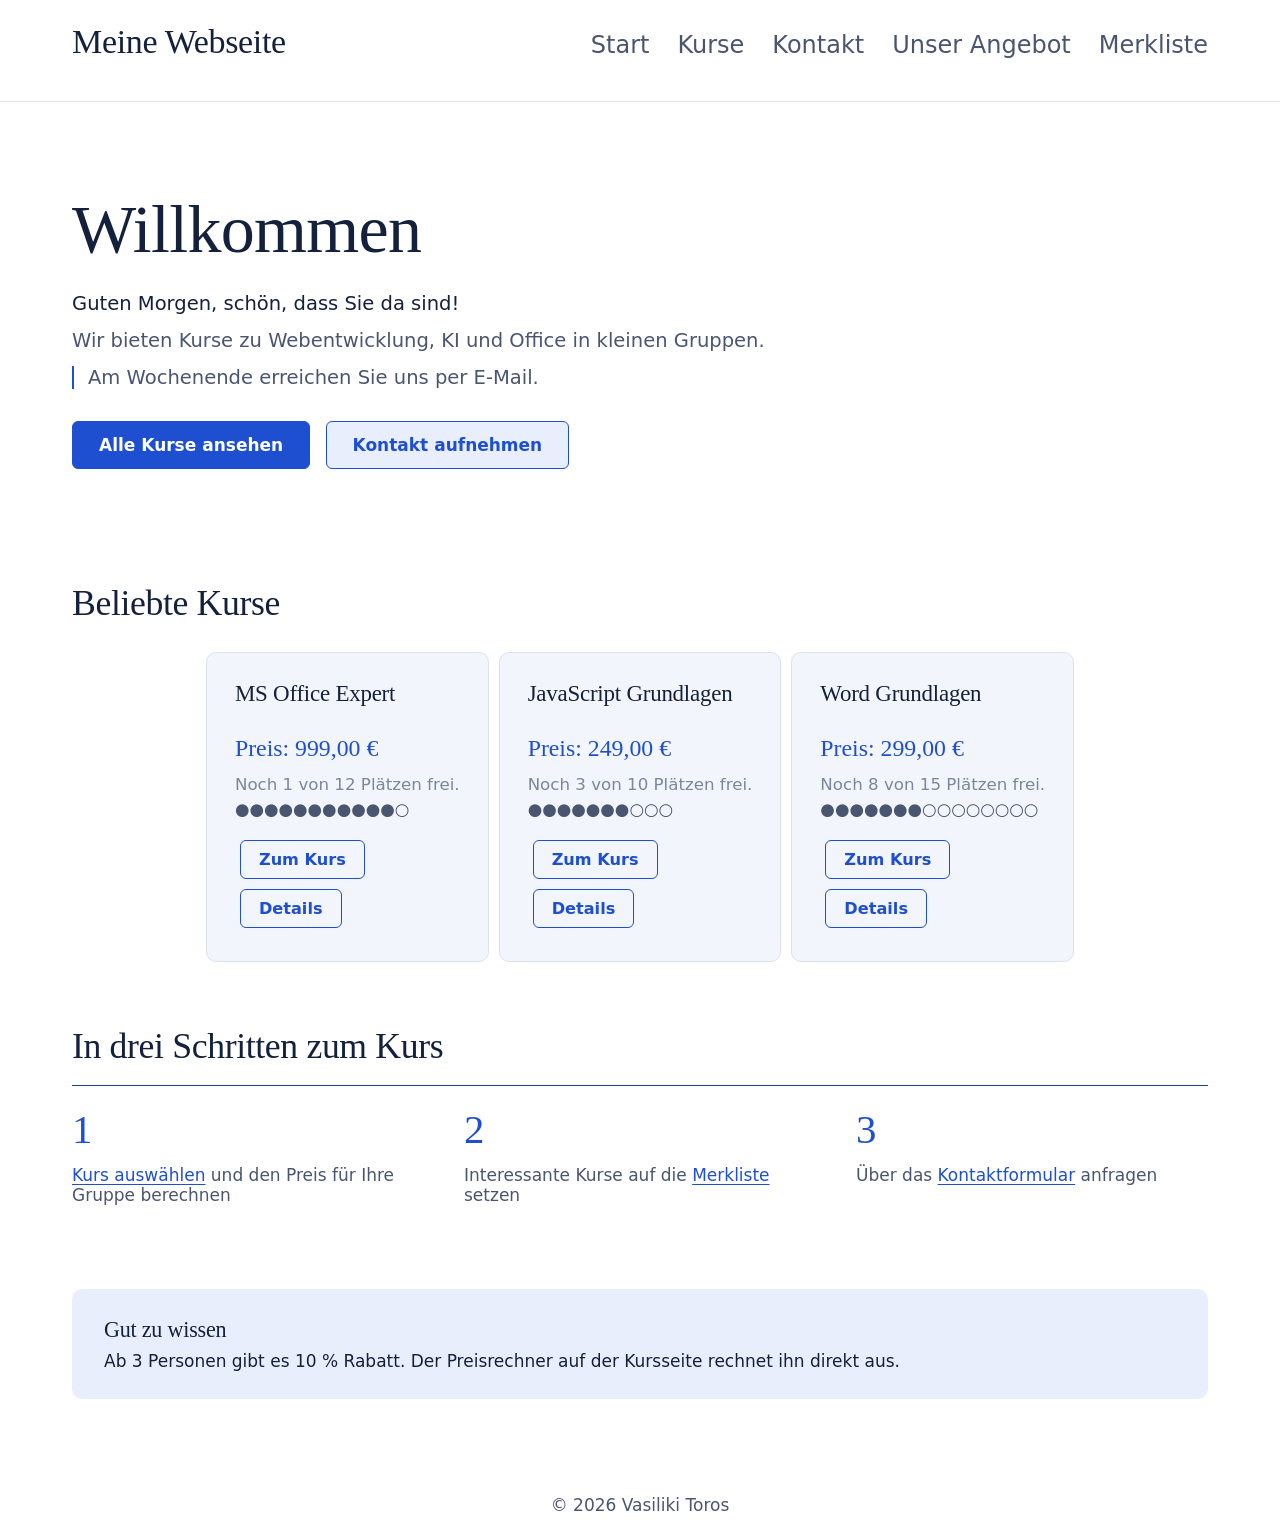
<file: index.html>
<!--Dokumenttyp: HTML5-->
<!DOCTYPE html>
<!--Beginn der Seite, Sprache Deutsch-->
<html lang="de">
<!--Kopfbereich: Angaben über die Seite, die nicht im Fenster erscheinen-->
<head>
    <!--Zeichensatz UTF-8 für Umlaute und Sonderzeichen-->
    <meta charset="UTF-8">
    <!--Darstellung auf dem Smartphone in voller Breite des Geräts-->
    <meta name="viewport" content="width=device-width, initial-scale=1.0">
    <!--Titel der Seite: Text im Browser-Tab-->
    <title>Meine Webseite</title>
    <!--Beschreibung der Seite für Suchmaschinen und KI-Ergebnisse-->
    <meta name="description" content="Beschreibung meiner Webseite">
    <!--Dieselbe CSS-Datei für alle Seiten-->
    <link rel="stylesheet" href="css/style.css">

    <!--JavaScript-Dateien. defer: Die Datei wird erst ausgeführt, wenn die ganze Seite geladen ist.-->
    <!--Reihenfolge wichtig: zuerst die Daten, dann die Hilfsfunktionen, zuletzt start.js, das beides benutzt.-->
    <!--Array kurse mit allen Kursdaten-->
    <script src="js/daten.js" defer></script>
    <!--formatierePreis() für die Preise-->
    <script src="js/hilfsfunktionen.js" defer></script>
    <!--Gruß, Tipp und Angebot der Startseite-->
    <script src="js/start.js" defer></script>
    <script src="js/kursdetails.js" defer></script>
    
<!--Ende des Kopfbereichs-->
</head>

<!--Sichtbarer Bereich-->
<body>
    <!--Sichtbarer Kopfbereich mit Name und Navigation. Auf allen Seiten gleich.-->
    <header>
        <!--Innerer Bereich: hält Name und Navigation in der Seitenbreite zusammen (CSS #inner_header)-->
        <div id="inner_header">
        <!--Sichtbare Überschrift auf der Webseite-->
        <h1>Meine Webseite</h1>
            <!--Bereich für die Navigation-->
            <nav>
                <!--Ungeordnete Liste (ul) mit den Links-->
                <ul>
                <!--Listenpunkt (li) mit einem Link (a) zur Startseite-->
                <li><a href="index.html">Start</a></li>
                <!--Link zur Unterseite Kurse-->
                <li><a href="kurse.html">Kurse</a></li>
                <!--Link zur Unterseite Kontakt-->
                <li><a href="kontakt.html">Kontakt</a></li>
                <!--Link zu einem Abschnitt dieser Seite: # und die id-->
                <li><a href="#id_kurse">Unser Angebot</a></li>
                <!--Link zur Unterseite Merkliste-->
                <li><a href="merkliste.html">Merkliste</a></li>
                                </ul>
            </nav>
        <!--Ende des inneren Kopfbereichs-->
        </div>
    </header>

    <!--Inhalt der Seite-->
    <main>
        <!--Begrüßung oben auf der Startseite-->
        <section id="id_willkommen">
            <h2>Willkommen</h2>

            <!--Gruß nach Uhrzeit, kommt aus start.js-->
            <p id="gruss"></p>
            <p>Wir bieten Kurse zu Webentwicklung, KI und Office in kleinen Gruppen.</p>
            <!--Tipp nach Wochentag, kommt aus start.js-->
            <p id="tipp"></p>

            <button class="btn_index" data-ziel="kurse.html">Alle Kurse ansehen</button>
             <button class="btn_index" data-ziel="kontakt.html">Kontakt aufnehmen</button>

      

        </section>

   

        <!--Kursangebot: id_kurse ist das Ziel des Links "Unser Angebot"-->
       
        <section id="id_kurse">
             
                <h2>Beliebte Kurse</h2>
            <!--Hier entstehen die Kurskarten, erzeugt von zeigeAngebot() in start.js aus daten.js-->
          <div id="angebot"> </div>
      
        </section>  

        <!--Ablauf in drei Schritten mit Links zu den Unterseiten-->
        <section id="id_ablauf">
            <h2>In drei Schritten zum Kurs</h2>
            <!--Geordnete Liste (ol): Die Punkte werden automatisch nummeriert.-->
            <ol>
                <li><a href="kurse.html">Kurs auswählen</a> und den Preis für Ihre Gruppe berechnen</li>
                <li>Interessante Kurse auf die <a href="merkliste.html">Merkliste</a> setzen</li>
                <li>Über das <a href="kontakt.html">Kontaktformular</a> anfragen</li>
            </ol>
        </section>

        <!--aside: Zusatzinformation zum Hauptinhalt-->
        <aside>
                <h2>Gut zu wissen</h2>
                <p>Ab 3 Personen gibt es 10 % Rabatt. Der Preisrechner auf der Kursseite rechnet ihn direkt aus.</p>            
        </aside>

    <!--Ende des Inhalts-->
    </main>

    <!--Fußbereich, auf allen Seiten gleich-->
    <footer>
                <p>&copy; 2026 Vasiliki Toros</p>
    </footer>





<!--Ende des sichtbaren Bereichs-->
</body>

<!--Ende der Seite-->
</html>
</file>
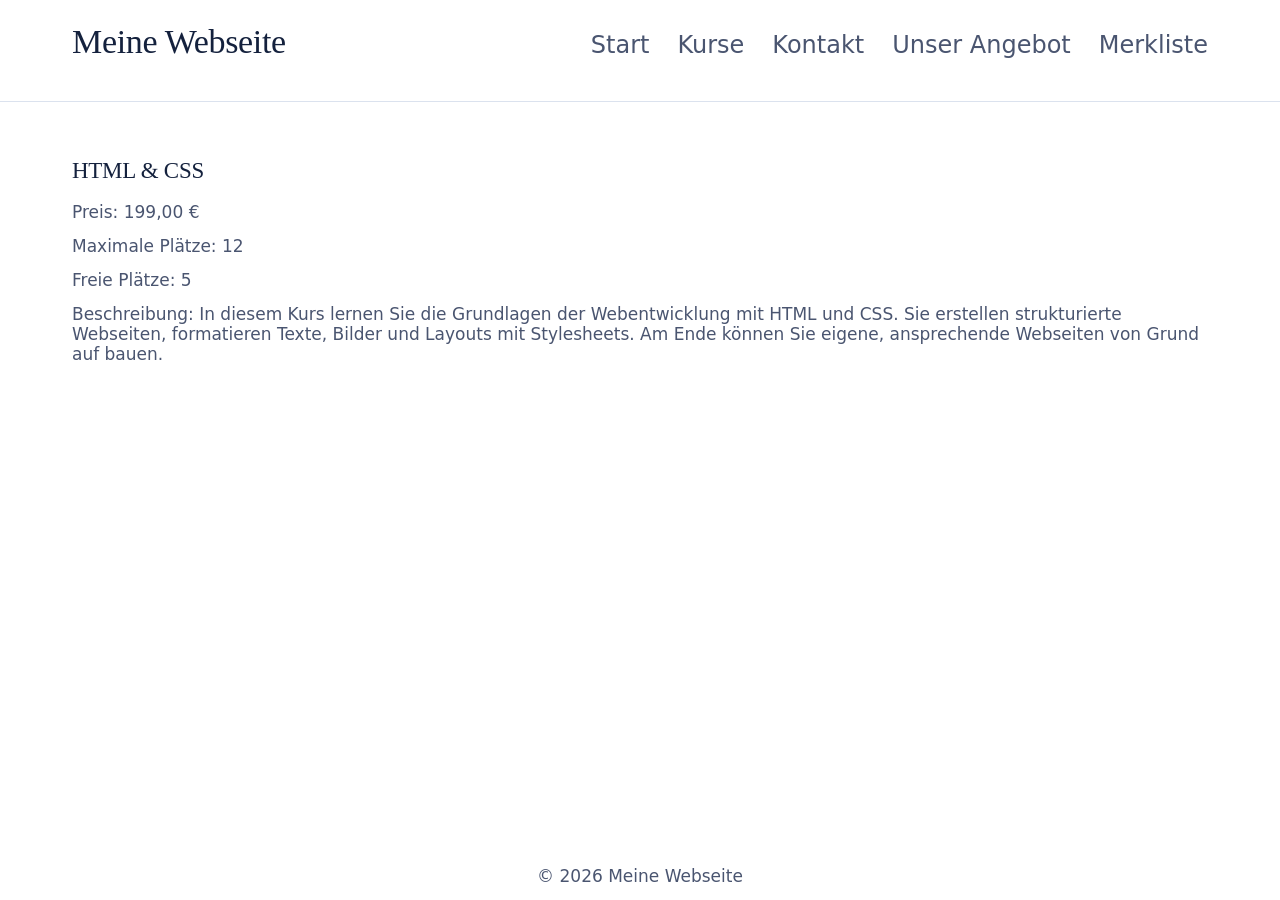
<file: kursdetails.html>
<!DOCTYPE html>
<html lang="de">
  <head>
    <meta charset="utf-8">
    <meta name="viewport" content="width=device-width">
    <title>kursdetails</title>
    <script src="js/daten.js" defer></script>
    <script src="js/hilfsfunktionen.js" defer></script>
    <script src="js/kursdetails.js" defer></script>
    <link rel = "stylesheet" href ="css/style.css">
        
  </head>
  <body>
     <!--Sichtbarer Kopfbereich mit Name und Navigation. Auf allen Seiten gleich.-->
    <header>
        <!--Innerer Bereich: hält Name und Navigation in der Seitenbreite zusammen (CSS #inner_header)-->
        <div id="inner_header">
        <!--Sichtbare Überschrift auf der Webseite-->
        <h1>Meine Webseite</h1>
            <!--Bereich für die Navigation-->
            <nav>
                <!--Ungeordnete Liste (ul) mit den Links-->
                <ul>
                <!--Listenpunkt (li) mit einem Link (a) zur Startseite-->
                <li><a href="index.html">Start</a></li>
                <!--Link zur Unterseite Kurse-->
                <li><a href="kurse.html">Kurse</a></li>
                <!--Link zur Unterseite Kontakt-->
                <li><a href="kontakt.html">Kontakt</a></li>
                <!--Link zu einem Abschnitt dieser Seite: # und die id-->
                <li><a href="#id_kurse">Unser Angebot</a></li>
                <!--Link zur Unterseite Merkliste-->
                <li><a href="merkliste.html">Merkliste</a></li>
                </ul>
            </nav>
        <!--Ende des inneren Kopfbereichs-->
        </div>
    </header>
    <main>
            
        <div id="details"></div>
    </main>
      <footer>
                <p>&copy; 2026 Meine Webseite</p>
    </footer>
  </body>
</html>
</file>
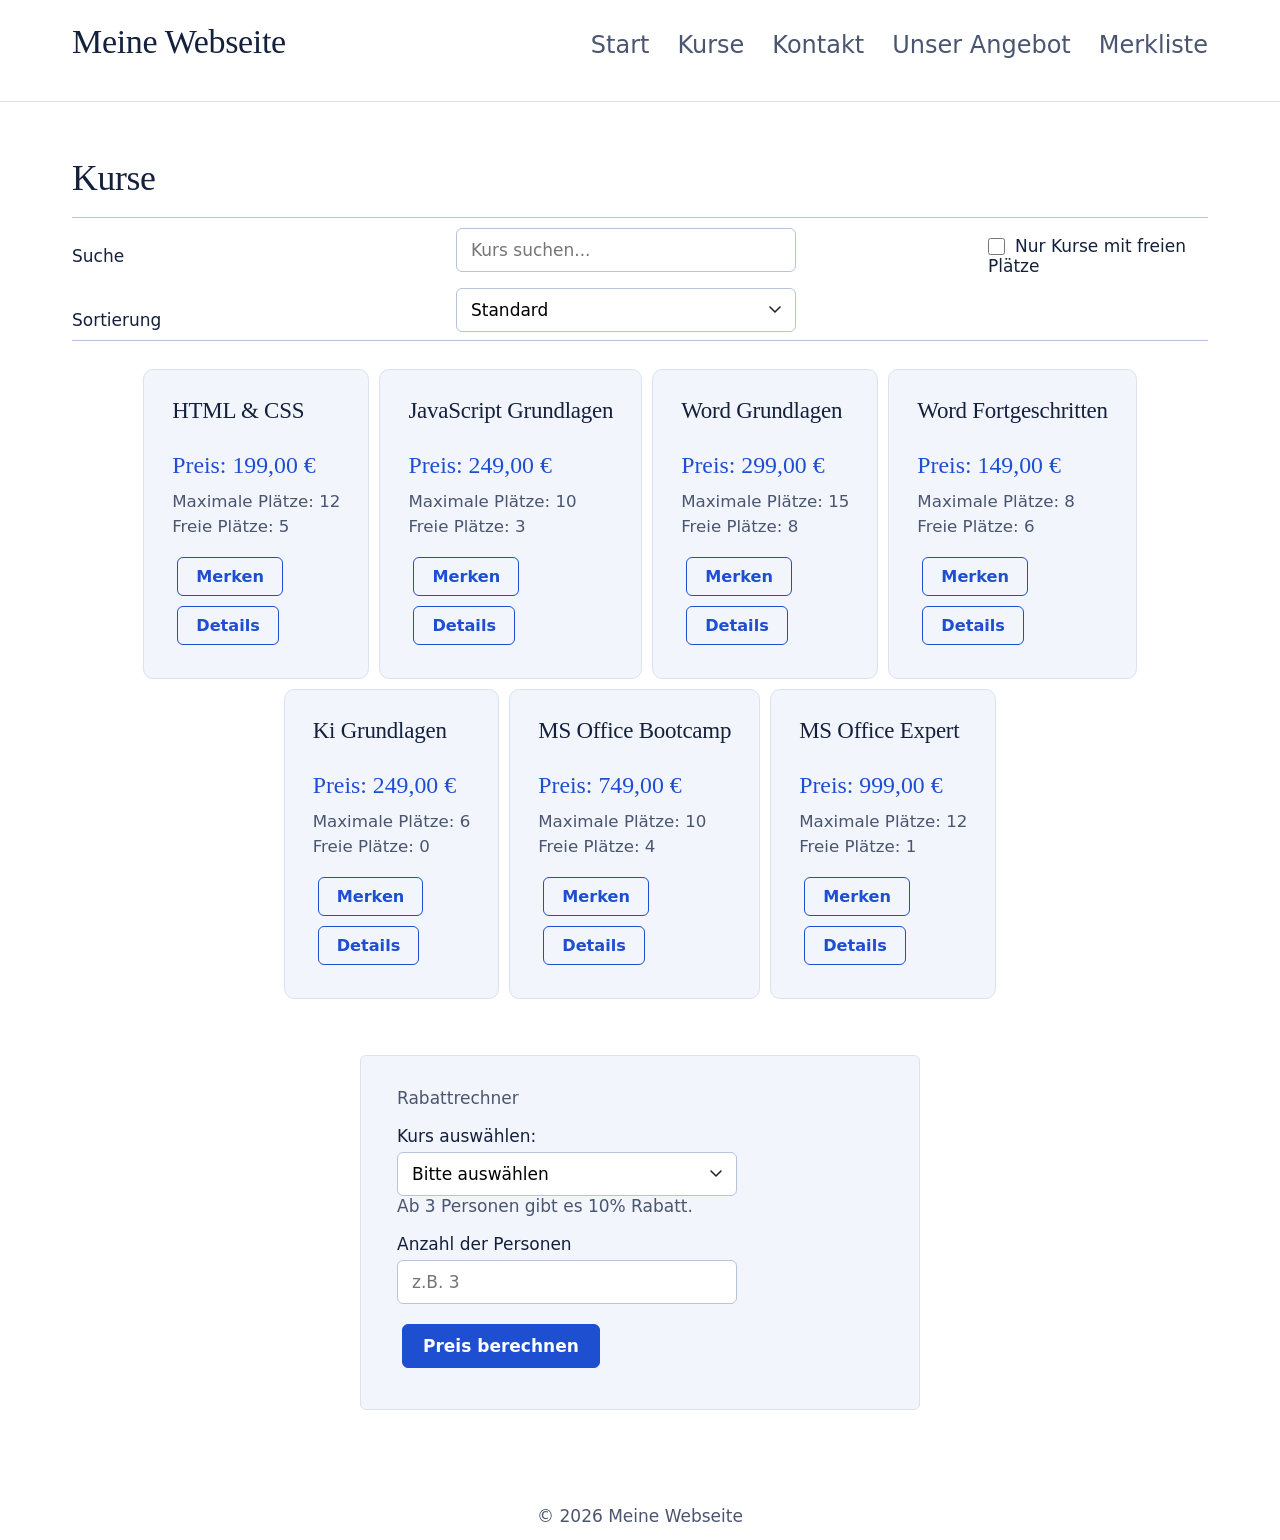
<file: kurse.html>
<!--Dokumententy: HTML5-->
<!DOCTYPE html>
<!--Beginn der Seite, Sprache Deutsch-->
<html lang="de">
<!--Kopfbereich: ANgaben über die Seite, die nicht im Fenster erscheinen.-->
<head>
<!--Zeichensatz UTF-8 für Umlaute und Sonderzeichen.-->
<meta charset="UTF-8">
<!--Darstellung auf Smartphones in Gerätebreite-->
<meta name="viewport" content="width=device-width, initial-scale=1.0">
<!--Titel der Seite: Text im Browser-Tab: Zuerst die Seite, dann der Name der Webseite-->
<title>Kurse - Meine Webseite</title>
<!--Beschreibung der Webseite: Wird in Suchmaschinen und KI Ergebnissen gelistet.-->
<meta name="description" content="Unsere Kurse auf einem Blick.">
<!--Dieselbe CSS-Datei für alle Seiten = Alle Seiten sehen gleich aus.-->
<link rel="stylesheet" href="css/style.css">
<!--Eigene JavaScript Datei für diese Seite.-->
<script src="js/daten.js" defer></script>

<script src="js/hilfsfunktionen.js" defer>    
</script>
<script src="js/rechner.js" defer></script>
<script src="js/kurskarten.js" defer></script>
<script src="js/kursauswahl.js" defer></script>
<script src="js/kurse.js" defer></script>
<script src="js/suche.js" defer></script>





<!--Ende des Kopfbereichs--></head>
<!--Sichtbarer Bereich-->
<body>
    <!--Sichtbarer Kopfbereich mit Name und Navigation. Auf allen Seiten geleich.-->
    <header>

        <div id="inner_header">

        <!--Sichtbarer Name der Webseite-->
        <h1>Meine Webseite</h1>
        <!--Bereich für die Navigation-->
        <nav>
            <!--Ungeorndete Liste (ul) mit den Links.-->
            <ul>
                <!--Listenpunkt (li) mit einem Link (a) zur Startseite.-->
                <li><a href="index.html">Start</a></li>
                <!--Link zur Unterseite Kurse-->
                <li><a href="kurse.html">Kurse</a></li>
                <!--Link zur Unterseite Kontakt-->
                <li><a href="kontakt.html">Kontakt</a></li>
                <!--Link zu einem Abschnitt der Startseite: Datei, # und die ID.-->
                <li><a href="index.html#id_kurse">Unser Angebot</a></li>
                <!--Link zur Unterseite Merkliste-->
                <li><a href="merkliste.html">Merkliste</a></li>
            <!--Ende der Liste.-->
            </ul>
        <!--Ende der Navigation-->
        </nav>
        </div>

    <!--Ende des Kopfbereichs-->
    </header>
    <!--Inhalt der Seite-->
    <main>
        <!--Überschrift der Seite-->
        <h2>Kurse</h2>
        <div id="suchleiste">
            <label for="suchfeld">Suche</label>
            <input type="text" id="suchfeld" placeholder="Kurs suchen...">
            <label><input type="checkbox" id="filter_frei">Nur Kurse mit freien Plätze</label>
            <label for="sortierung">Sortierung</label>
                <select id="sortierung">
                    <option value="standard">Standard</option>
                    <option value="preis_auf">Preis aufsteigend</option>
                    <option value="preis_ab">Preis absteigend</option>
                    <option value="name">Name A-Z</option>
                </select>

        </div>
        <!--Hier entstehen die Kurskarten-->
        <div id="kursliste"></div>

            <!--Hier erscheint ein Merkhinweis-->
            <p id="merkhinweis"></p>

            <!--Preisrechner-->
            <div id="rechner">
                <p>Rabattrechner</p>
                <!--Beschriftung für Dropdown Menü-->
                <label for="kursauswahl">Kurs auswählen:</label>
                <!--Dropdown Menü für Kursauswahl-->
                <select id="kursauswahl">
                    <!--Element im Dropdown Menü-->
                    <!--Weitere Elemente werden per JS hinzugefügt-->
                    <option value="">Bitte auswählen</option>
                </select>

                <p>Ab 3 Personen gibt es 10% Rabatt.</p>
                <!--Label beschriftet ein Eingabefeld, for nennt die id des Feldes.-->
                <label for="anzahl">Anzahl der Personen</label>
                <!--Eingabefeld für Text. placeholder: grauer Beispieltext im leeren Feld.-->
                <input id="anzahl" type="text" placeholder="z.B. 3">
                <!--Knopf: Ein Klick ruft die Funktion berechnePreis() aus kurse.js auf.-->
                <button onclick="berechnePreis()">Preis berechnen</button>
                <!--Leerer Absatz für das Erbegnis.-->
                <p id="ergebnis"></p>
            </div>

         

    <!--Ende des Inhalts-->
    </main>
    <!--footer: Fußbereich, auf allen Seiten gleich-->
    <footer>
        <p>&copy; 2026 Meine Webseite</p>
        <!--Ende des Fußbereichs-->
    </footer>
    <!--Ende des sichtbaren Bereichs-->
</body>
<!--Ende der Seite-->
</html>
</file>
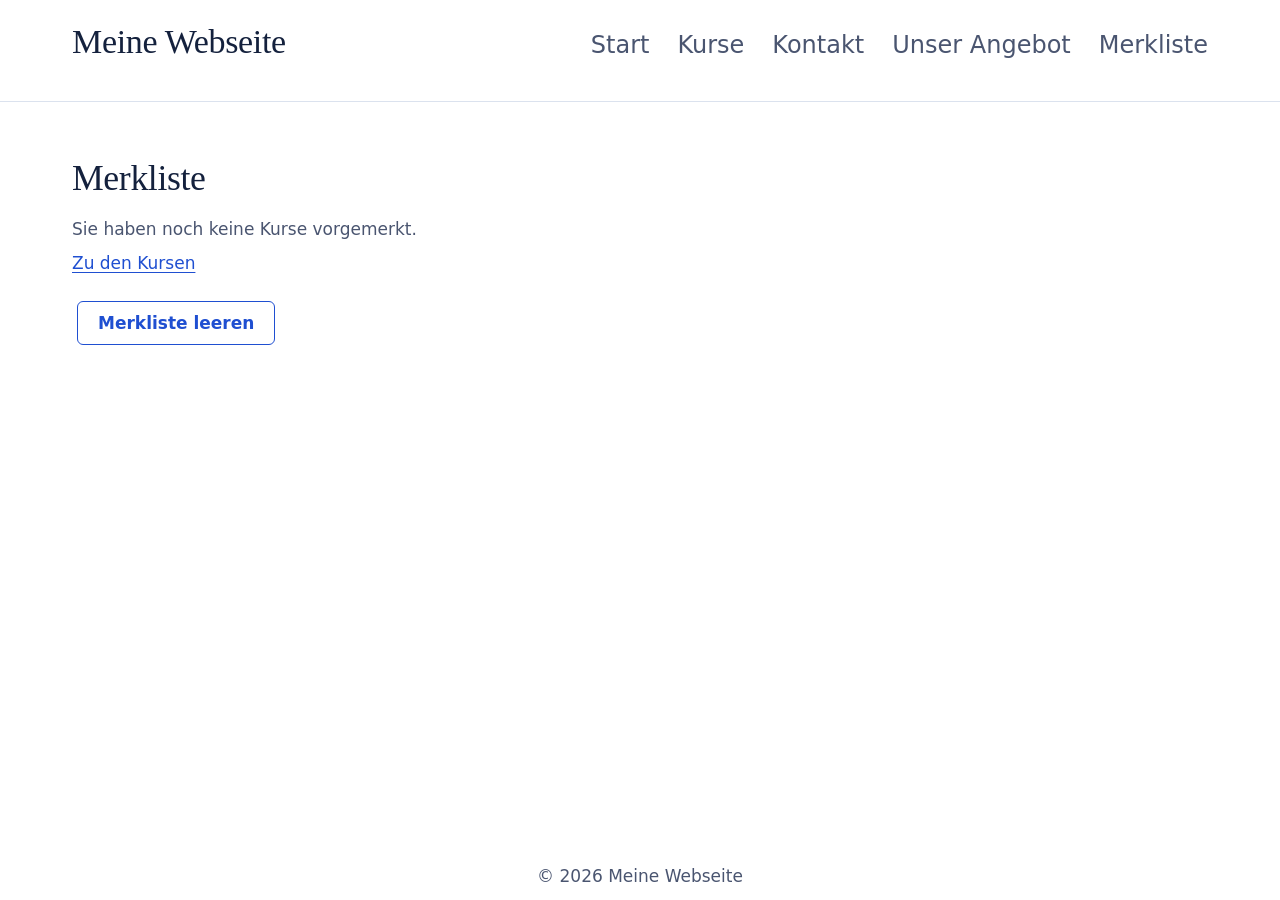
<file: merkliste.html>
<!DOCTYPE html>

<html lang="de">
<head>
<meta charset="UTF-8">
<meta name="viewport" content="width=device-width, initial-scale=1.0">
<title>Merkliste - Meine Webseite</title>
<meta name="description" content="Ihre gemerkten Kurse auf einem Blick">
<!--Erzwingt das Neuladen der css-->
<!--<link rel="stylesheet" href="css/style.css?v=1.0">-->
<link rel="stylesheet" href="css/style.css">
<script src="js/hilfsfunktionen.js" defer></script>
<script src="js/merkliste.js" defer></script>
</head>

<body>
        <header>
                <div id="inner_header">

                <!--Sichtbarer Name der Webseite-->
                <h1>Meine Webseite</h1>
                <!--Bereich für die Navigation-->
                <nav>
                    <!--Ungeorndete Liste (ul) mit den Links.-->
                    <ul>
                        <!--Listenpunkt (li) mit einem Link (a) zur Startseite.-->
                        <li><a href="index.html">Start</a></li>
                        <!--Link zur Unterseite Kurse-->
                        <li><a href="kurse.html">Kurse</a></li>
                        <!--Link zur Unterseite Kontakt-->
                        <li><a href="kontakt.html">Kontakt</a></li>
                        <!--Link zu einem Abschnitt der Startseite: Datei, # und die ID.-->
                        <li><a href="index.html#id_kurse">Unser Angebot</a></li>
                        <!--Link zur Unterseite Merkliste-->
                        <li><a href="merkliste.html">Merkliste</a></li>
                    <!--Ende der Liste.-->
                    </ul>
                <!--Ende der Navigation-->
                </nav>
            </div>
        </header>
        <main>
            <h2>Merkliste</h2>
            <div id="id_merkliste"></div>
            <button id="btn_merkliste_leeren">Merkliste leeren</button>




        </main>
        <footer>
            <p>&copy; 2026 Meine Webseite</p>
        </footer>
</body>




</html>
</file>
<file: css/style.css>
:root {
/* hintergründe weiß */
--bg: #ffffff;
/* eingabefelder weiß */
--flaeche: #ffffff;
/* karten, rechner, formulare....... */
--flaeche-2:#f2f5fb;
--linie: #dbe2ee;
--linie-dunkel: #b7c3d8;
--schatten: rgb(28, 28, 46);

/* schriftfarbe */
--text: #14213d;
/* normaler text */
--text-2: #4a5570;
/* nebensächliches */
--text-3: #7c869c;
/* akzentfarbe */
--akzent: #1f4fd1;
/* mouseover */
--akzent-dunkel: #173ea8;
/* infokästen, markierte Karte */
--akzent-hell: #e9eefc;
/* meldungen */
--fehler:#a8321f;
--erfolg: #2f6b47;


/* rundungen
rundungen für karten etc */
--radius: 10px;
/* kleine rundungen für buttons */
--radius-klein: 6px;
/* Schrift für überschriften */
--serif:"Fraunces", "Iowan Old Style", Georgia, "Times New Roman";
--sans: "source sans 3", "segoe UI", system-ui, -apple-system, sans-serif;
} 





















html {
  font-size: 17px;
}
*, *::before, *::after{
  box-sizing: border-box;
}


body {
  margin: 0;
 
  /* schrift */
  font-family: var(--sans);
  color: var(--text);
  line-height: 1,6;
  background-color: var(--bg);
  min-height: 100vh;
  display: flex;
  flex-direction: column;
}

main {
  margin: 0 auto;
  width: 100%;
  max-width: 1200px;
  padding: 56px 32px 96px;
  flex: 1;
}

/* überschriften in serifenschrift */

h1,h2,h3 {
  font-family: var(--serif);
  color: var(--text);
  font-weight: lighter;
  line-height: 1.15;
  letter-spacing: -0.01em;
  margin: 0 0 18px;
  
}
h2 {
  font-size: 2.1rem;
  margin-top: 64px;
}

h3 {
  font-size: 1.35rem;

}

p {
  margin: 0 0 14px;
  color: var(--text-2);
}

a {
  color: var(--akzent);
  text-decoration: underline;
  text-decoration-thickness: 1px;
  text-underline-offset: 3px;
  transition: color 0.15s;
  

}

a:hover {
  color: var(--akzent-dunkel);
}

main > h2:first-child,
main > section:first-child h2{ 
  margin-top: 0;
}


nav ul {
  margin: 0;
  padding: 0;
  list-style: none;
  display: flex;
  gap: 20px;
  font-size: x-large;
  font-style: bold;
}

header {
  background: var(--bg);
  border-bottom: 1px solid var(--linie);
}

#inner_header {
max-width: 1200px;
margin: 0 auto;
padding: 22px 32px;
display: flex;
justify-content: space-between;
align-items: baseline;
gap: 24px;
flex-wrap: wrap;
}

#inner_hearder h1{
  font-size: 1.5rem;
  font-weight: 600;
  margin: 0;
  color: var(--akzent);
}

nav ul {
  margin: 0;
  padding: 0;
  list-style: none;
  display: flex;
  gap: 28px;
  flex-wrap: wrap;
}
nav a {
  color: var(--text-2);
  text-decoration: none;
  font-weight: 500;
  padding-bottom: 4px;
  border-bottom: 1,5px solid transparent;
  transition: color 0.15s, border-color 1.15s;

}

nav a:hover {
  color: var(--text);
  border-bottom-color: var(--akzent);
}

#id_willkommen {
  padding: 32px 0 40px;
  max-width: 720px;
}

#id_willkommen h2 {
  font-size: clamp(2.6rem, 5.5vw, 4rem);
  margin-top: 0;
  margin-bottom: 24px;

}

#id_willkommen p{
  font-size: 1.15rem;

}

#gruss {
  font-size: 1.3;
  color: var(--text);
}

#tipp{
  padding-left: 14px;
  border-left: 2px solid var(--akzent);
  font-size: 1rem;
  margin-bottom: 32px;
}

#gruss:empty #tipp:empty{
  display: none;

}

.btn_index {
  font-family: var(--sans);
  font-size: 1rem;
  font-weight: 600;
  padding: 13px 26px;
  margin: 0 10px 10px 0;
  border-radius: var(--radius-klein);
  cursor: pointer;
  border: 1.5px solid var(--akzent);
  transition: background 0.15s, color 0.15s, border-color 0.15s;


}

.btn_index:first-of-type
{color: #ffffff;
  background: var(--akzent);
}

.btn_index:first-of-type :hover{
  background-color: var(--akzent-dunkel);
  border-radius: var(--akzent-dunkel);
}

.btn_index:not(:first-of-type){
  color: var(--akzent);
  background: transparent;

}
.btn_index:not(:first-of-type){
  background: var(--akzent-hell);
 
  
}

#id_ablauf ol {
  counter-reset: schritt;
  list-style: none;
  margin: 0;
  padding: 0;
  display: grid;
  grid-template-columns: repeat(auto-fit, minmax(240px, 1fr));
  gap: 0 40px;
  border-top: 1px solid var(--akzent-dunkel);
  
}

#id_ablauf li {
  counter-increment: schritt;
padding: 24px 0 28px;
color: var(--text-2);
}

#id_ablauf li::before {
content: counter(schritt);
display: block;
font-family: var(--serif);
font-size: 2.4rem;
line-height: 1;
margin-bottom: 14px;
color: var(--akzent);

}

aside { 
  margin-top: 56px;
  padding: 28px 32px;
  border-radius: var(--radius);
  background: var(--akzent-hell)

}

aside h2 {
  font-size: 1.3rem;
  margin: 0 0 8px;

}

aside p {
 
  margin: 0;
  color: var(--text);


}

#kursliste #angebot{
  display:grid;
  grid-template-columns: repeat(auto-fill, minmax (260px, 1fr));
  gap: 20px;
  margin-top: 28px;

}
#angebot {
  grid-template-columns: repeat(auto-fill, minmax(260px, 340px));
  justify-content: center;
}

.kurskarte {
  display: flex;
  flex-direction: column;
  padding: 28px;
  border:1px solid var(--linie);
  border-radius: var(--radius);
  background: var(--flaeche-2);
  transition: border-color 0.15s;

 
}

.kurskarte:hover {
    border-color: var(--akzent);
  }

.kurskarte h3{
  min-height: 2.3rem;
  margin: 0 0 12px;

}

.kurskarte p {
  margin: 3px 0;
  font-size: 0.98rem;
}

.kurskarte p:first-of-type {
  font-family: var(--serif);
  font-size: 1.4rem;
  color: var(--akzent);
  margin-bottom: 10px;

}
label {
  margin: 18px 0 6px;
  display: block;
  font-weight: 500;
  color: var(--text);
}





#angebot, #kursliste {
  display: flex;
  flex-wrap: wrap;
  justify-content: center;
  gap: 10px;
  margin-top: 28px;
}
#id_kurse #kursliste{
  display: flex;


}

.plaetze {
  color: var(--text-3);
}

.kurskarte button,
.kurskarte a {
  align-self: flex-start;
  display: inline-block;
  margin: 5px;
  padding: 9px 18px;
  border-radius: var(--radius-klein);
  border: 1.5px solid var(--akzent);
  background: transparent;
  color: var(--akzent);
  font-family: var(--sans);
  font-size: 0.95rem;
  font-weight: 600;
  text-decoration: none;
  cursor: pointer;
  transition: background 0.15s color 0.15s;
}

.kurskarte p + a,
.kurskarte p + button{
  margin-top: 18px
}

.kurskarte button:hover,
.kurskarte a:hover {
  background: var(--akzent);
  color: #fff;

}

.ausgewaehlt {
  border-color: var(--akzent);
  background: var(--akzent-hell);
}

input, select, textarea, button {
  font-family: var(--sans);
  font-size: 1rem;
  
}

input, select, textarea {
  width: 100%;
  max-width: 340px;
  padding: 11px 14px;
  color: var (--text);
  background: var(--flaeche);
  border: 1px solid var(--linie-dunkel);
  border-radius: var(--radius-klein);
  outline: none;
  transition: border-color 0.15s;


}


input:focus select:focus {
  border-color: var(--akzent);
}

select{
  appearance: none;
  padding-right: 40px;
  background-image: url("data:image/svg+xml;utf8,<svg xmlns='http://www.w3.org/2000/svg' width='12' height='8' viewBox='0 0 12 8'><path d='M1 1l5 5 5-5' fill='none' stroke='%23211d19' stroke-width='1.5' stroke-linecap='round'/></svg>");
  background-repeat: no-repeat;
  background-position: right 14px center;
  cursor: pointer;
}

input[type="checkbox"]{

width: 17px;
height: 17px;
margin:0 10px 0 0;
padding: 0;
vertical-align: -3px;
accent-color: var(--akzent);
cursor: pointer;
}

button {
  padding: 11px 20px;
  margin: 5px;
  border-radius: var(--radius-klein);
  border: 1px solid var(--akzent);
  background: var(--akzent);
  color: #fff;
  font-weight: 600;
  cursor: pointer;
  transition: background 0.15s, border-color 0.15s, color 0.15s;

}

button:hover{
  background: var(--akzent-dunkel);
  border-color:var(--akzent-dunkel)
}

#suchleiste{
  display:grid;
grid-template-columns: minmax(200px, 360px) 1fr 220px;
align-items: center;
gap: 6px 24px;
margin-top: 8px;
border-top: 1px solid var(--linie-dunkel);
border-bottom: 1px solid var(--linie-dunkel);
}
#sortierung{
  margin-bottom:8px;
}

#merkhinweis{
  margin-top: 24px;
  font-weight: 600px;
  color: var(--erfolg);

}

#merkhinweis:empty {
  display: none;
}

#rechner {
  max-width: 560px;
  margin: 56px auto 0;
  padding:32px 36px 36px;
  border: 1px solid var(--linie);
  border-radius: var(--radius-klein);
  background: var(--flaeche-2);
}

#rechner button{
  margin-top: 20px;
}

#ergebnis{
  margin-top: 20px;
  padding: 14px 16px;
  border-radius: var(--radius-klein);
  background: var(--akzent-hell);
  font-weight: 600;
  color: var(--akzent);

}

#ergebnis:empty{
  display:none;
}

#id_merkliste{
  margin-top: 20px;

}

#id_merkliste table{
  width:100px;
  max-width: 720px;
  border-collapse: collapse;
  border-top: 1px solid var(--linie-dunkel);
  border-bottom: 1px solid var(--linie-dunkel);

}

#id_merkliste th, #id_merkliste td{
  text-align: left;
  padding: 16px 12px;
  border-bottom: 1px solid var(--linie);
}

#btn_merkliste_leeren {
  margin-top: 28px;
  background: none;
  color: var(--akzent);

}

#btn_merkliste_leeren:hover{
  background: var(--akzent-hell);
  color: var(--akzent-dunkel);
  
}



#kontaktformular fieldset{
margin: 0 0 24;
padding: 20px 32px 32px;
border: 1px solid var(--linie);
background: var(--flaeche-2);



}

footer {display: flex;
  justify-content: center;
}
</file>
